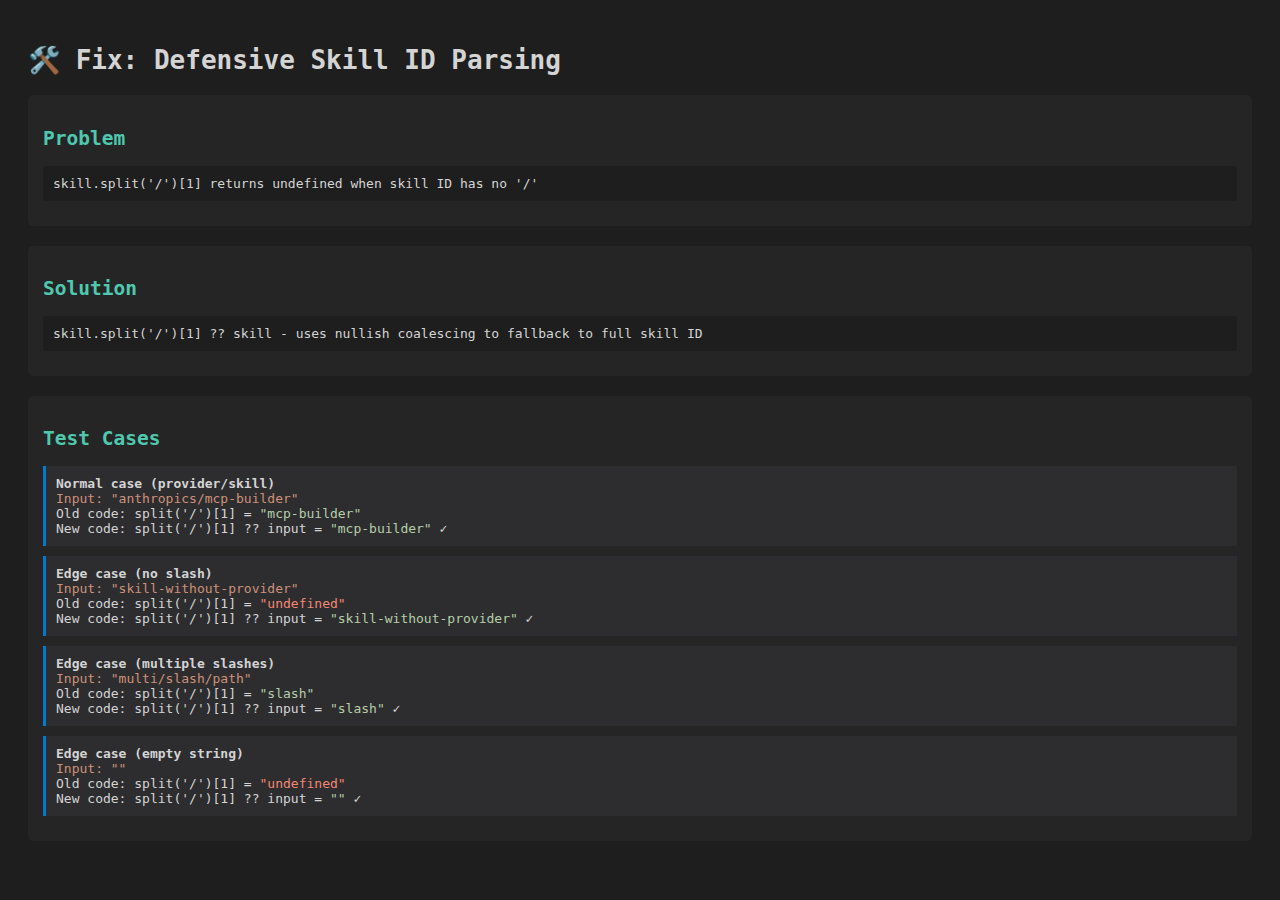
<file: docs/fix_demo.html>
<!DOCTYPE html>
<html>
<head>
    <title>Skill ID Parsing Fix Demo</title>
    <style>
        body { font-family: monospace; padding: 20px; background: #1e1e1e; color: #d4d4d4; }
        .section { margin: 20px 0; padding: 15px; background: #252526; border-radius: 5px; }
        h2 { color: #4ec9b0; }
        .test-case { margin: 10px 0; padding: 10px; background: #2d2d30; border-left: 3px solid #007acc; }
        .input { color: #ce9178; }
        .output { color: #b5cea8; }
        .code { background: #1e1e1e; padding: 10px; border-radius: 3px; margin: 10px 0; }
    </style>
</head>
<body>
    <h1>🛠️ Fix: Defensive Skill ID Parsing</h1>
    
    <div class="section">
        <h2>Problem</h2>
        <div class="code">
            <code>skill.split('/')[1]</code> returns <code>undefined</code> when skill ID has no '/'
        </div>
    </div>

    <div class="section">
        <h2>Solution</h2>
        <div class="code">
            <code>skill.split('/')[1] ?? skill</code> - uses nullish coalescing to fallback to full skill ID
        </div>
    </div>

    <div class="section">
        <h2>Test Cases</h2>
        <div id="tests"></div>
    </div>

    <script>
        const testCases = [
            { input: 'anthropics/mcp-builder', desc: 'Normal case (provider/skill)' },
            { input: 'skill-without-provider', desc: 'Edge case (no slash)' },
            { input: 'multi/slash/path', desc: 'Edge case (multiple slashes)' },
            { input: '', desc: 'Edge case (empty string)' }
        ];

        const testsDiv = document.getElementById('tests');
        testCases.forEach(test => {
            const oldResult = test.input.split('/')[1];
            const newResult = test.input.split('/')[1] ?? test.input;
            
            const div = document.createElement('div');
            div.className = 'test-case';
            div.innerHTML = `
                <strong>${test.desc}</strong><br>
                <span class="input">Input: "${test.input}"</span><br>
                Old code: <code>split('/')[1]</code> = <span style="color: ${oldResult === undefined ? '#f48771' : '#b5cea8'}">"${oldResult}"</span><br>
                New code: <code>split('/')[1] ?? input</code> = <span class="output">"${newResult}"</span> ✓
            `;
            testsDiv.appendChild(div);
        });
    </script>
</body>
</html>
</file>
